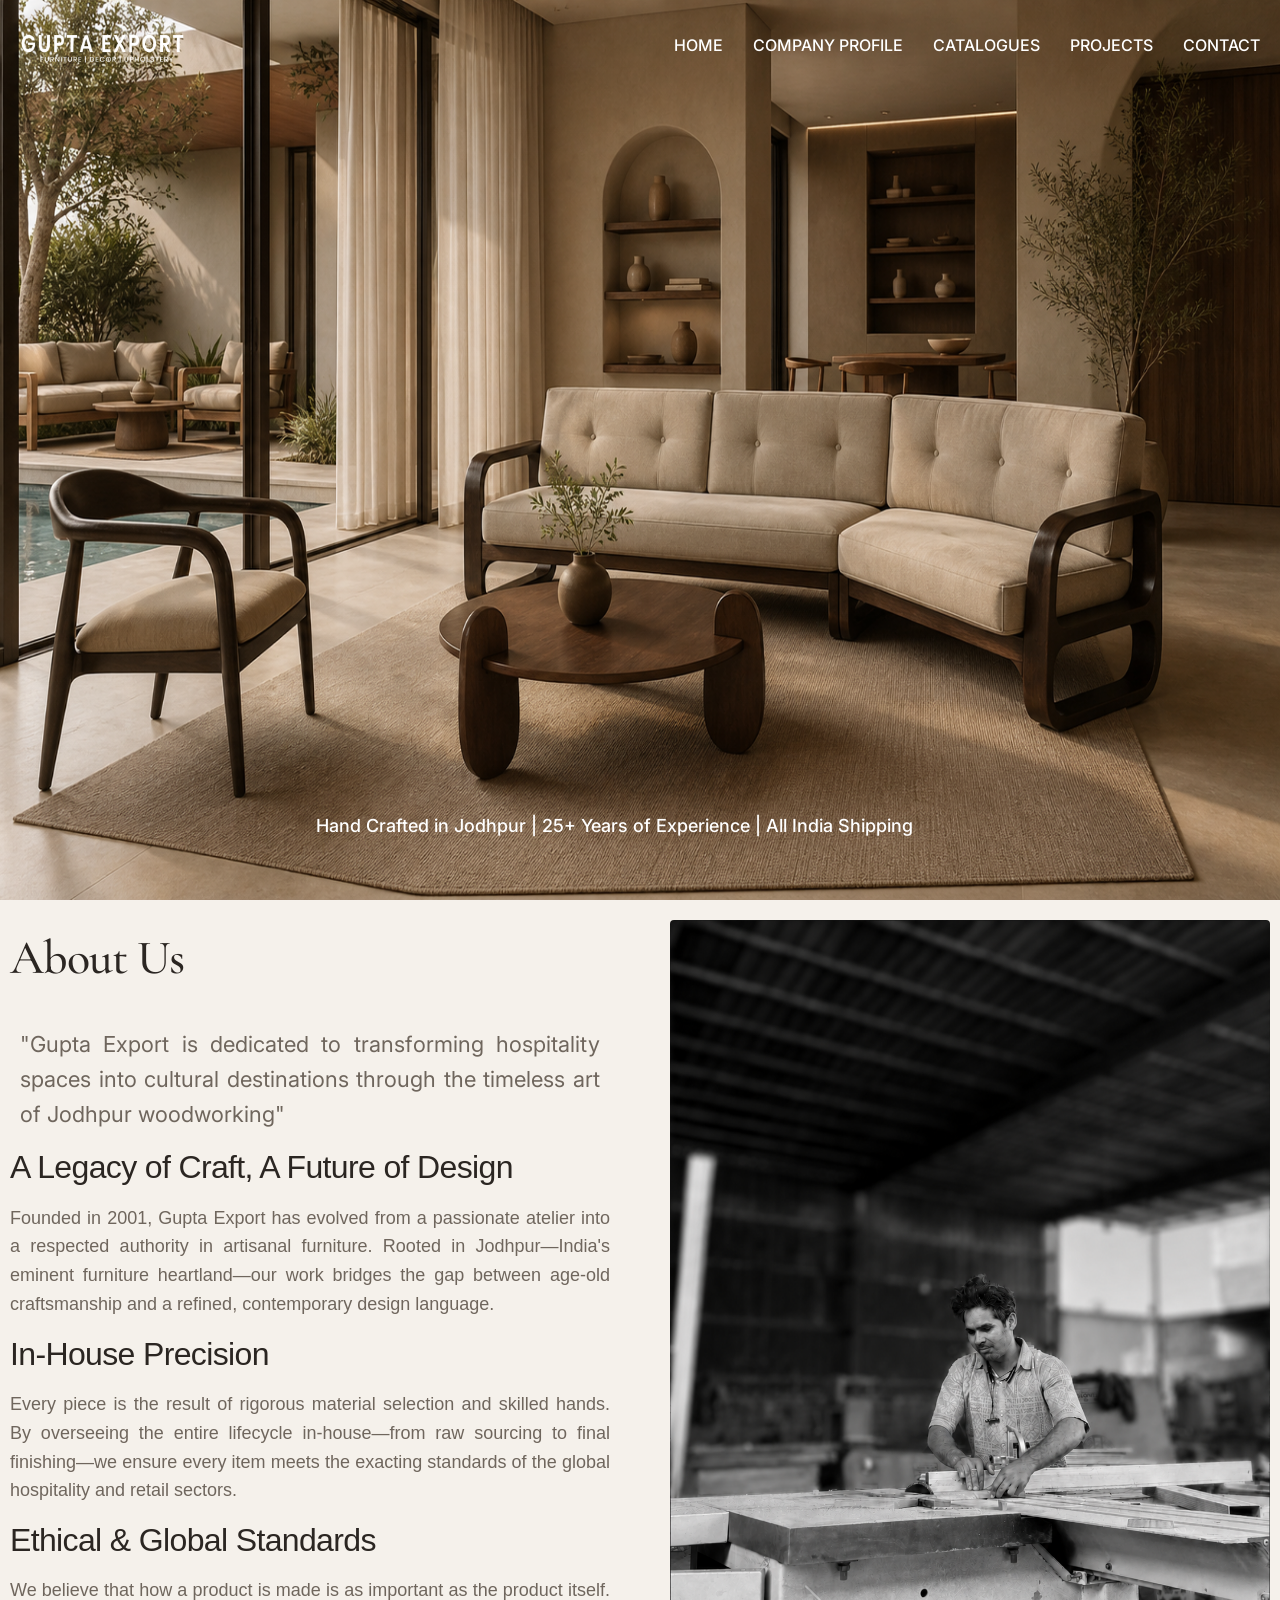
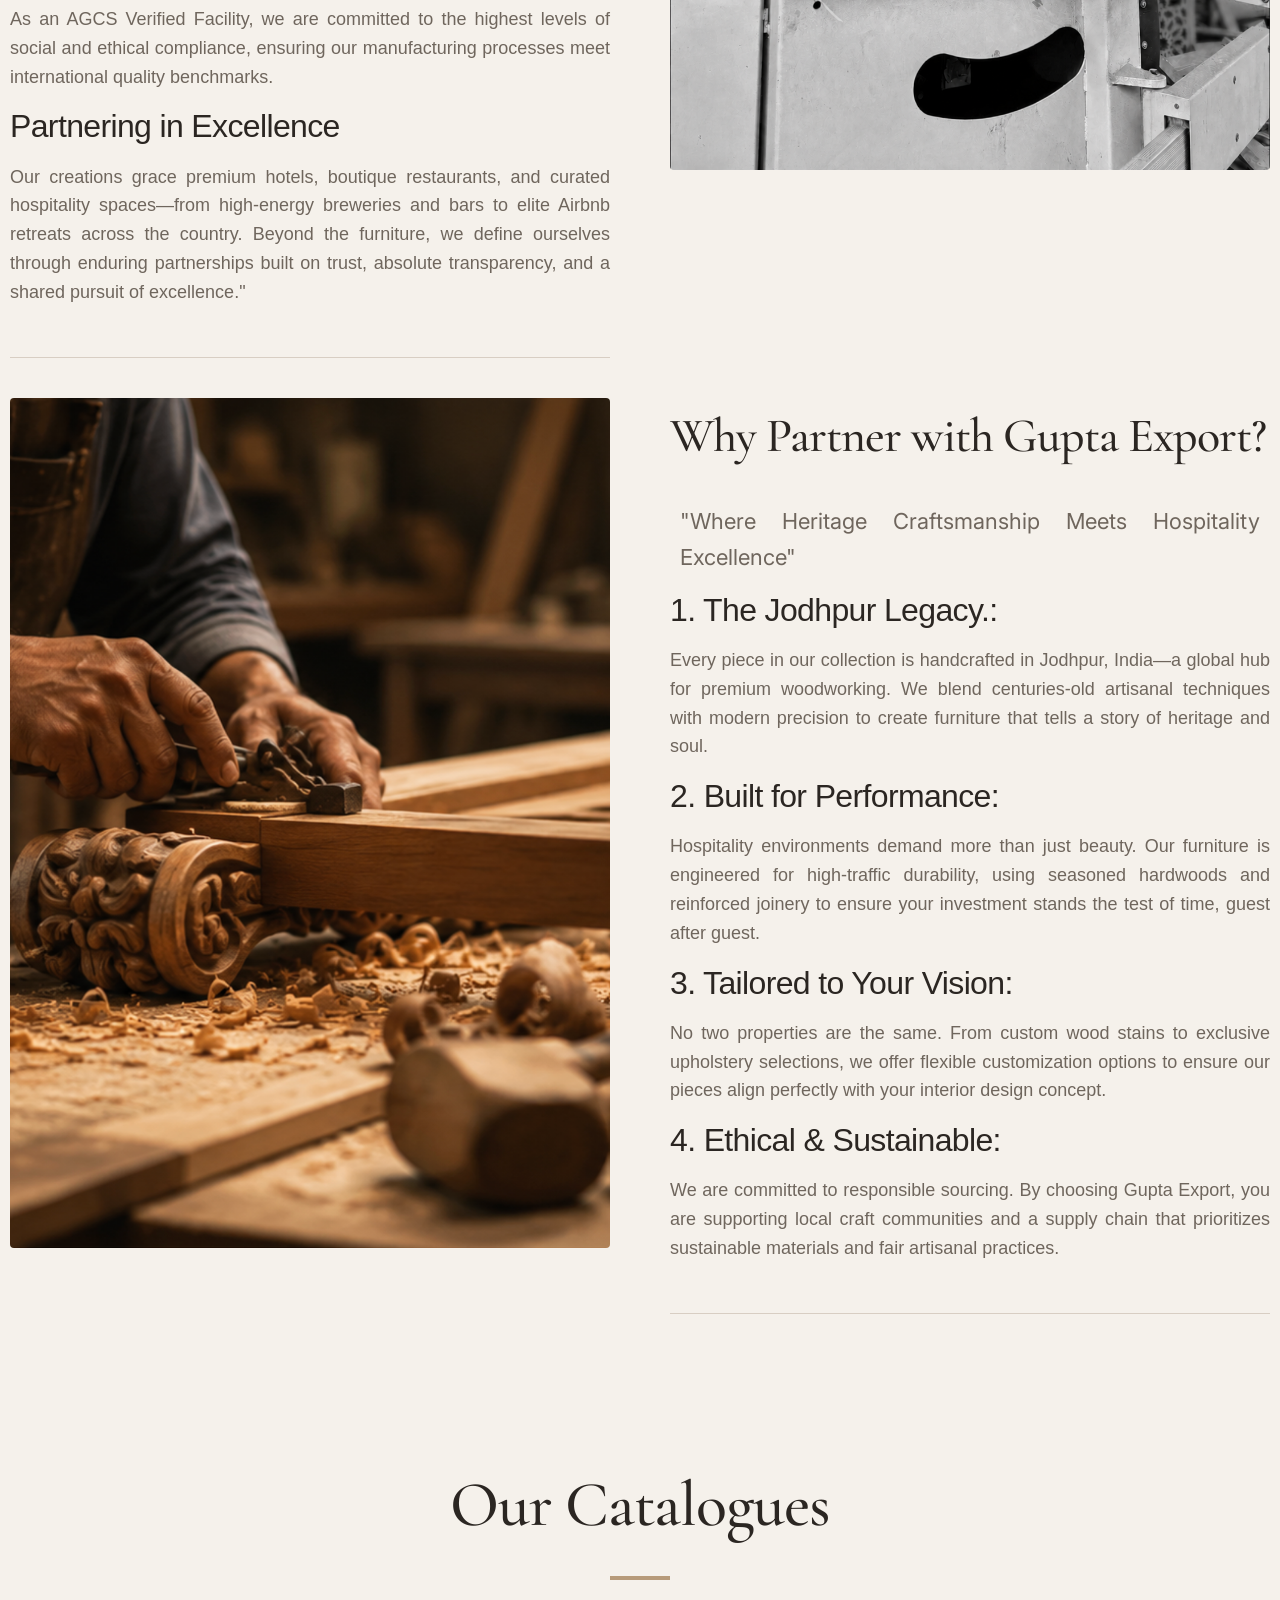
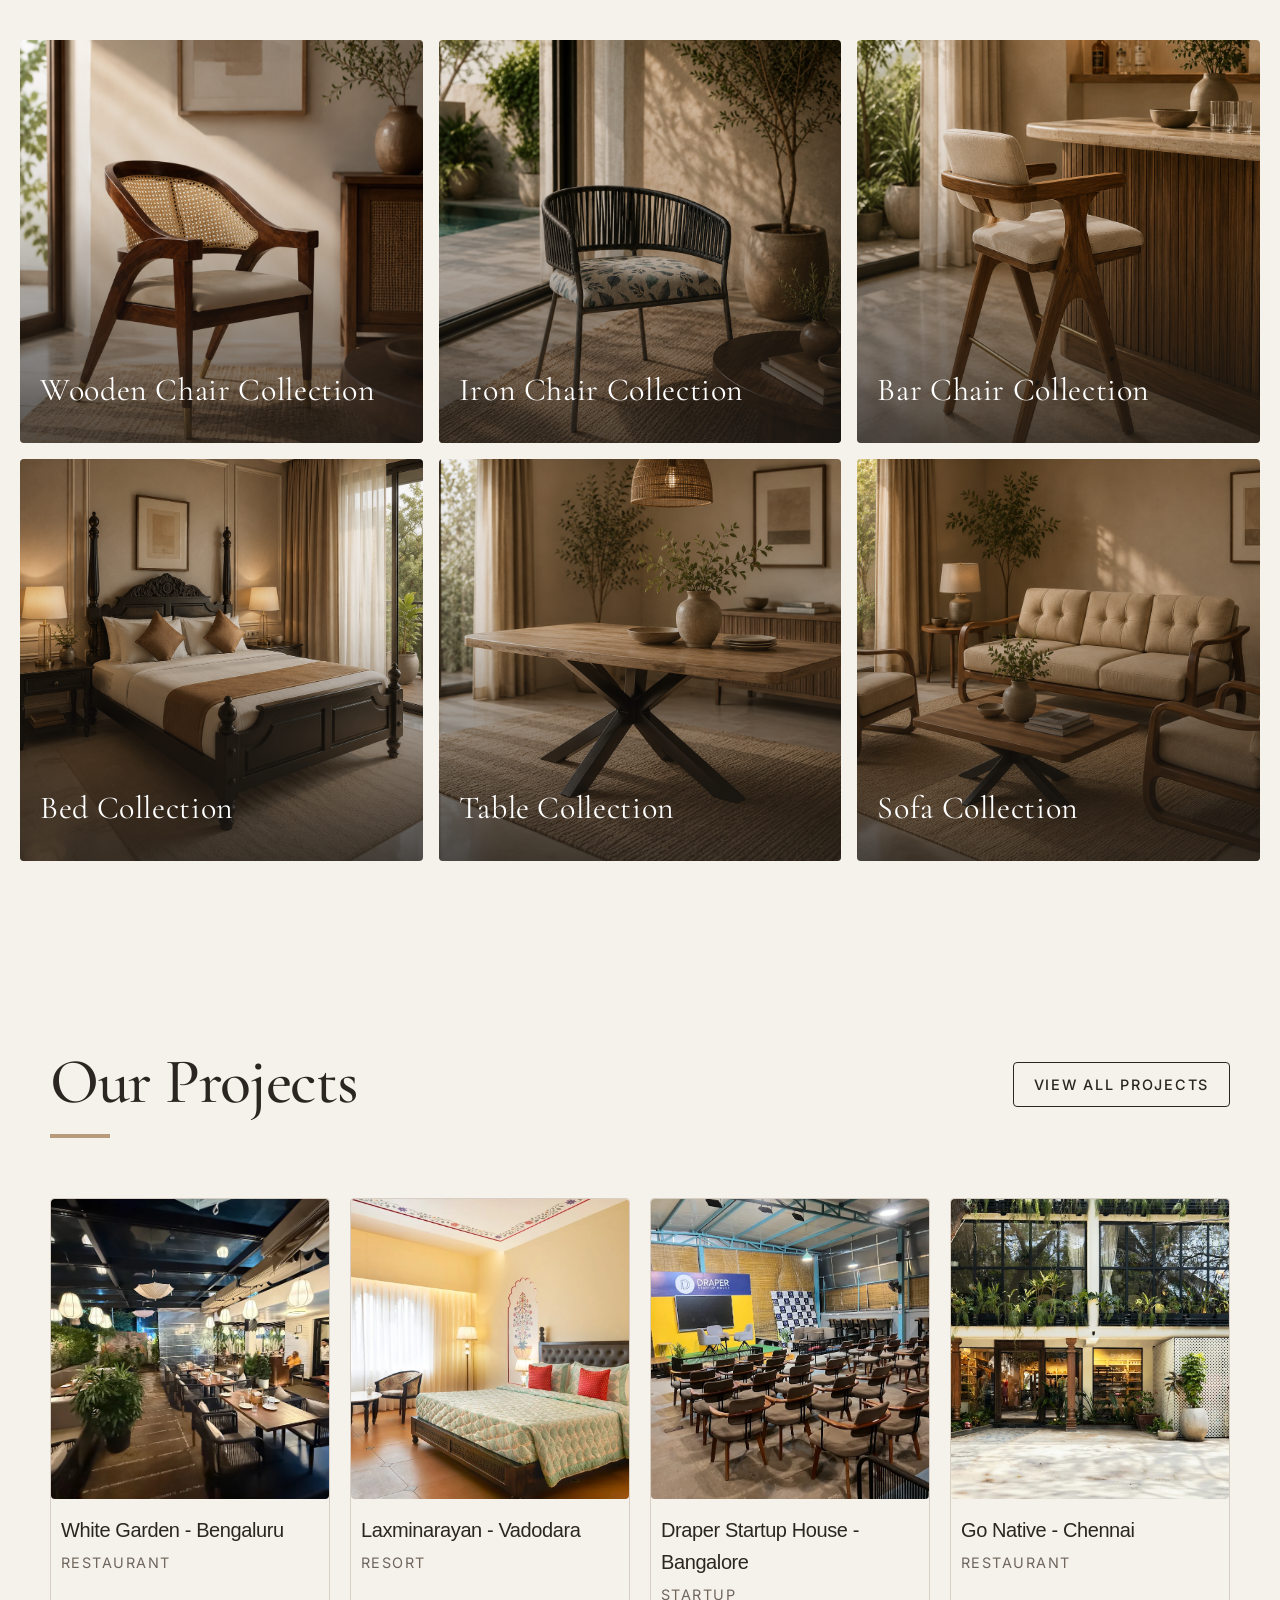
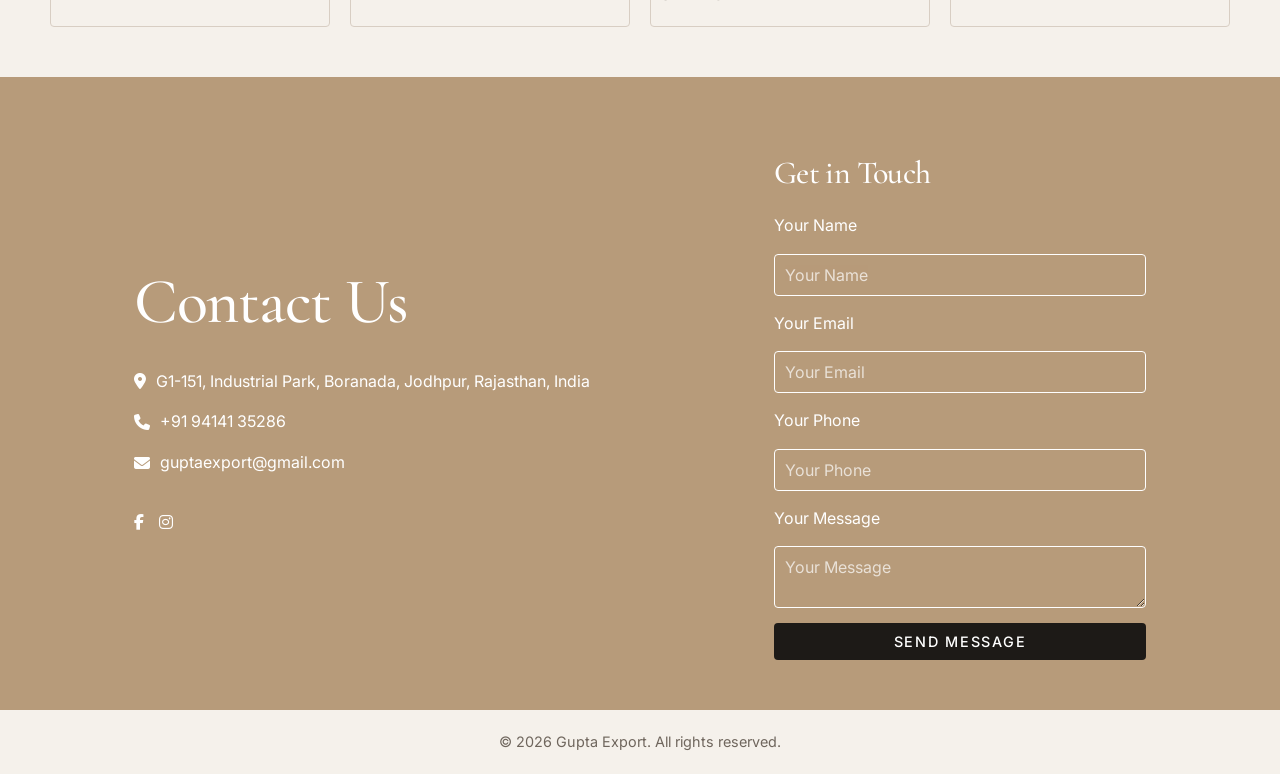
<file: Index.html>
<!doctype html>
<html lang="en">
  <head>
    <meta charset="UTF-8" />
    <meta name="viewport" content="width=device-width, initial-scale=1.0" />
    <title>Gupta Exports</title>
    <link rel="stylesheet" href="CSS/style.css" />
    <link rel="stylesheet" href="CSS/responsive.css" />
    <link
      rel="shortcut icon"
      href="Images/Final Favicon.png"
      type="image/x-icon"
    />
    <link
      rel="stylesheet"
      href="https://cdnjs.cloudflare.com/ajax/libs/font-awesome/6.7.2/css/all.min.css"
    />
  </head>
  <body>
    <header class="header" id="header">
      <div class="logo">
        <a href="#home">
          <img src="Images/logo.png" alt="Company Logo" id="logo" loading="lazy" />
        </a>
      </div>
      <nav class="nav">
        <ul class="nav-links">
          <li><a href="index.html">Home</a></li>
          <li><a href="about.html">Company Profile</a></li>
          <li><a href="#catalogues">Catalogues</a></li>
          <li><a href="Projects.html">Projects</a></li>
          <li><a href="contact.html">Contact</a></li>
        </ul>
      </nav>
    </header>

    <div class="nav-menu" id="nav-menu">
      <ul class="nav-links-mobile" id="nav-links-mobile">
        <li>
          <a href="index.html" class="nav-link-mobile">
            <i class="fas fa-home"></i>
            <span>Home</span>
          </a>
        </li>
        <li>
          <a href="about.html" class="nav-link-mobile">
            <i class="fas fa-info-circle"></i>
            <span>About Us</span>
          </a>
        </li>
        <li>
          <a href="#catalogues" class="nav-link-mobile">
            <i class="fas fa-book-open"></i>
            <span>Catalogues</span>
          </a>
        </li>
        <li>
          <a href="Projects.html" class="nav-link-mobile">
            <i class="fas fa-briefcase"></i>
            <span>Projects</span>
          </a>
        </li>
        <li>
          <a href="contact.html" class="nav-link-mobile">
            <i class="fas fa-envelope"></i>
            <span>Contact</span>
          </a>
        </li>
      </ul>
    </div>

    <main>
      <section class="banner" id="home">
        <div class="bg_banner">
          <picture>
            <source media="(max-width: 600px)" srcset="Images/Mobile-Banner.png" />
            <img src="Images/Home-Banner.png" alt="Banner Image" loading="lazy" />
          </picture>
        </div>
        <div class="banner-content">
          <ul class="banner-list">
            <li>Hand Crafted in Jodhpur | 25+ Years of Experience | All India Shipping</li>
          </ul>
        </div>
      </section>

      <section class="about-section" id="about">
        <div class="about_top">
          <div class="about-content">
            <h2>About Us</h2>
            <div class="about-text">
              <p class="about_high">
                "Gupta Export is dedicated to transforming hospitality spaces
                into cultural destinations through the timeless art of Jodhpur
                woodworking"
              </p>
              <h3 class="highlight_text">A Legacy of Craft, A Future of Design</h3>
              <p class="highlight_about">
                Founded in 2001, Gupta Export has evolved from a passionate
                atelier into a respected authority in artisanal furniture.
                Rooted in Jodhpur—India's eminent furniture heartland—our work
                bridges the gap between age-old craftsmanship and a refined,
                contemporary design language.
              </p>
              <h3 class="highlight_text">In-House Precision</h3>
              <p class="highlight_about">
                Every piece is the result of rigorous material selection and
                skilled hands. By overseeing the entire lifecycle in-house—from
                raw sourcing to final finishing—we ensure every item meets the
                exacting standards of the global hospitality and retail sectors.
              </p>
              <h3 class="highlight_text">Ethical & Global Standards</h3>
              <p class="highlight_about">
                We believe that how a product is made is as important as the
                product itself. As an AGCS Verified Facility, we are committed
                to the highest levels of social and ethical compliance, ensuring
                our manufacturing processes meet international quality
                benchmarks.
              </p>
              <h3 class="highlight_text">Partnering in Excellence</h3>
              <p class="highlight_about">
                Our creations grace premium hotels, boutique restaurants, and
                curated hospitality spaces—from high-energy breweries and bars
                to elite Airbnb retreats across the country. Beyond the
                furniture, we define ourselves through enduring partnerships
                built on trust, absolute transparency, and a shared pursuit of
                excellence."
              </p>
            </div>
          </div>
          <div class="about_image">
            <img src="Images/Factory-photo.png" alt="" loading="lazy" />
          </div>
        </div>
      </section>

      <section class="about-section" id="about">
        <div class="about_top about_top2">
          <div class="about_image">
            <img src="Images/worker.png" alt="worker" loading="lazy" />
          </div>
          <div class="about-content">
            <h2>Why Partner with Gupta Export?</h2>
            <div class="about-text">
              <p class="about_high">
                "Where Heritage Craftsmanship Meets Hospitality Excellence"
              </p>
              <h3 class="highlight_text">1. The Jodhpur Legacy.:</h3>
              <p class="highlight_about">
                Every piece in our collection is handcrafted in Jodhpur, India—a global hub for premium woodworking. We blend centuries-old artisanal techniques with modern precision to create furniture that tells a story of heritage and soul.
              </p>
              <h3 class="highlight_text">2. Built for Performance:</h3>
              <p class="highlight_about">
                Hospitality environments demand more than just beauty. Our furniture is engineered for high-traffic durability, using seasoned hardwoods and reinforced joinery to ensure your investment stands the test of time, guest after guest.
              </p>
              <h3 class="highlight_text">3. Tailored to Your Vision:</h3>
              <p class="highlight_about">
                No two properties are the same. From custom wood stains to exclusive upholstery selections, we offer flexible customization options to ensure our pieces align perfectly with your interior design concept.
              </p>
              <h3 class="highlight_text">4. Ethical & Sustainable:</h3>
              <p class="highlight_about">
                We are committed to responsible sourcing. By choosing Gupta Export, you are supporting local craft communities and a supply chain that prioritizes sustainable materials and fair artisanal practices.
              </p>
            </div>
          </div>
        </div>
      </section>

      <section class="catalogues-section" id="catalogues">
        <h2>Our Catalogues</h2>
        <div class="catalogues-container">
          <div class="catalogue-item">
            <img src="Images/Wooden-Chair_catalogs.png" alt="Wooden Chair Catalogue" loading="lazy" />
            <h3>Wooden Chair Collection</h3>
            <button class="pdf-btn" data-pdf="Catalogue/Gupta Export – Wooden Chair Collection Catalogue.pdf">View Catalogue</button>
          </div>
          <div class="catalogue-item">
            <img src="Images/iron-Chair_catalogs.png" alt="Iron Chair Catalogue" loading="lazy" />
            <h3>Iron Chair Collection</h3>
            <button class="pdf-btn" data-pdf="Catalogue/Gupta Export – Iron Chair Collection Catalogue.pdf">View Catalogue</button>
          </div>
          <div class="catalogue-item">
            <img src="Images/bar-Chair_catalogs.png" alt="Bar Chair Catalogue" loading="lazy" />
            <h3>Bar Chair Collection</h3>
            <button class="pdf-btn" data-pdf="Catalogue/Gupta Export – Bar Chair Collection Catalogue.pdf">View Catalogue</button>
          </div>
          <div class="catalogue-item">
            <img src="Images/Bed_catalogs.png" alt="Bed Catalogue" loading="lazy" />
            <h3>Bed Collection</h3>
            <button class="pdf-btn" data-pdf="Catalogue/Gupta Export – Bed Collection Catalogue.pdf">View Catalogue</button>
          </div>
          <div class="catalogue-item">
            <img src="Images/Table_catalog.png" alt="Table Catalogue" loading="lazy" />
            <h3>Table Collection</h3>
            <button class="pdf-btn" data-pdf="Catalogue/Gupta Export – Table Collection Catalogue.pdf">View Catalogue</button>
          </div>
          <div class="catalogue-item">
            <img src="Images/Sofa_catalogs.png" alt="Sofa Catalogue" loading="lazy" />
            <h3>Sofa Collection</h3>
            <button class="pdf-btn" data-pdf="Catalogue/Gupta Export – Sofa Collection Catalogue.pdf">View Catalogue</button>
          </div>
        </div>
      </section>

      <section class="projects_section" id="projects">
        <div class="project_heading">
          <div class="project_heading_content">
            <h2>Our Projects</h2>
          </div>
          <div class="view-all-container">
            <a href="Projects.html" class="view-all-btn">View All Projects</a>
          </div>
        </div>
        <div class="projects_container">
          <div class="project_item">
            <img src="Images/Projects/Project_1.webp" alt="Project 1" loading="lazy" />
            <div class="project_info">
              <h3>White Garden - Bengaluru</h3>
              <p class="project_category">Restaurant</p>
            </div>
          </div>
          <div class="project_item">
            <img src="Images/Projects/Project_2.webp" alt="Project 2" loading="lazy" />
            <div class="project_info">
              <h3>Laxminarayan - Vadodara</h3>
              <p class="project_category">Resort</p>
            </div>
          </div>
          <div class="project_item">
            <img src="Images/Projects/Project_3.webp" alt="Project 3" loading="lazy" />
            <div class="project_info">
              <h3>Draper Startup House - Bangalore</h3>
              <p class="project_category">Startup</p>
            </div>
          </div>
          <div class="project_item">
            <img src="Images/Projects/Project_4.webp" alt="Project 4" loading="lazy" />
            <div class="project_info">
              <h3>Go Native - Chennai</h3>
              <p class="project_category">Restaurant</p>
            </div>
          </div>
        </div>
      </section>

      <section class="contact-section" id="contact">
        <div class="contact-content">
          <h2>Contact Us</h2>
          <div class="contact-container">
            <div class="contact-item">
              <i class="fas fa-map-marker-alt"></i>
              <p>G1-151, Industrial Park, Boranada, Jodhpur, Rajasthan, India</p>
            </div>
            <div class="contact-item">
              <i class="fas fa-phone"></i>
              <p>+91 94141 35286</p>
            </div>
            <div class="contact-item">
              <i class="fas fa-envelope"></i>
              <p><a href="mailto:guptaexport@gmail.com">guptaexport@gmail.com</a></p>
            </div>
            <div class="contact-item">
              <ul class="social-icons">
                <li>
                  <a href="https://www.facebook.com/exportgupta" target="_blank"><i class="fab fa-facebook-f"></i></a>
                </li>
                <li>
                  <a href="https://www.instagram.com/gupta.export/" target="_blank"><i class="fab fa-instagram"></i></a>
                </li>
              </ul>
            </div>
          </div>
        </div>
        <div class="form_fill">
          <h3>Get in Touch</h3>
          <form
            action="mailto:guptaexport@gmail.com"
            method="post"
            enctype="text/plain"
            class="contact-form"
          >
            <label for="name">Your Name</label>
            <input type="text" name="name" placeholder="Your Name" required />
            <label for="email">Your Email</label>
            <input type="email" name="email" placeholder="Your Email" required />
            <label for="phone">Your Phone</label>
            <input type="tel" name="phone" placeholder="Your Phone" />
            <label for="message">Your Message</label>
            <textarea name="message" placeholder="Your Message" required></textarea>
            <button type="submit">Send Message</button>
          </form>
        </div>
      </section>

      <footer class="footer">
        <p>&copy; 2026 Gupta Export. All rights reserved.</p>
      </footer>
    </main>

    <div class="pdf-modal" id="pdfModal">
      <div class="pdf-modal-overlay" id="modalOverlay"></div>
      <div class="pdf-modal-box">
        <button class="pdf-modal-close" id="modalClose">&#10005;</button>
        <iframe id="pdfFrame" src="" frameborder="0"></iframe>
      </div>
    </div>

    <script src="JavaScript/script.js"></script>
  </body>
</html>
</file>
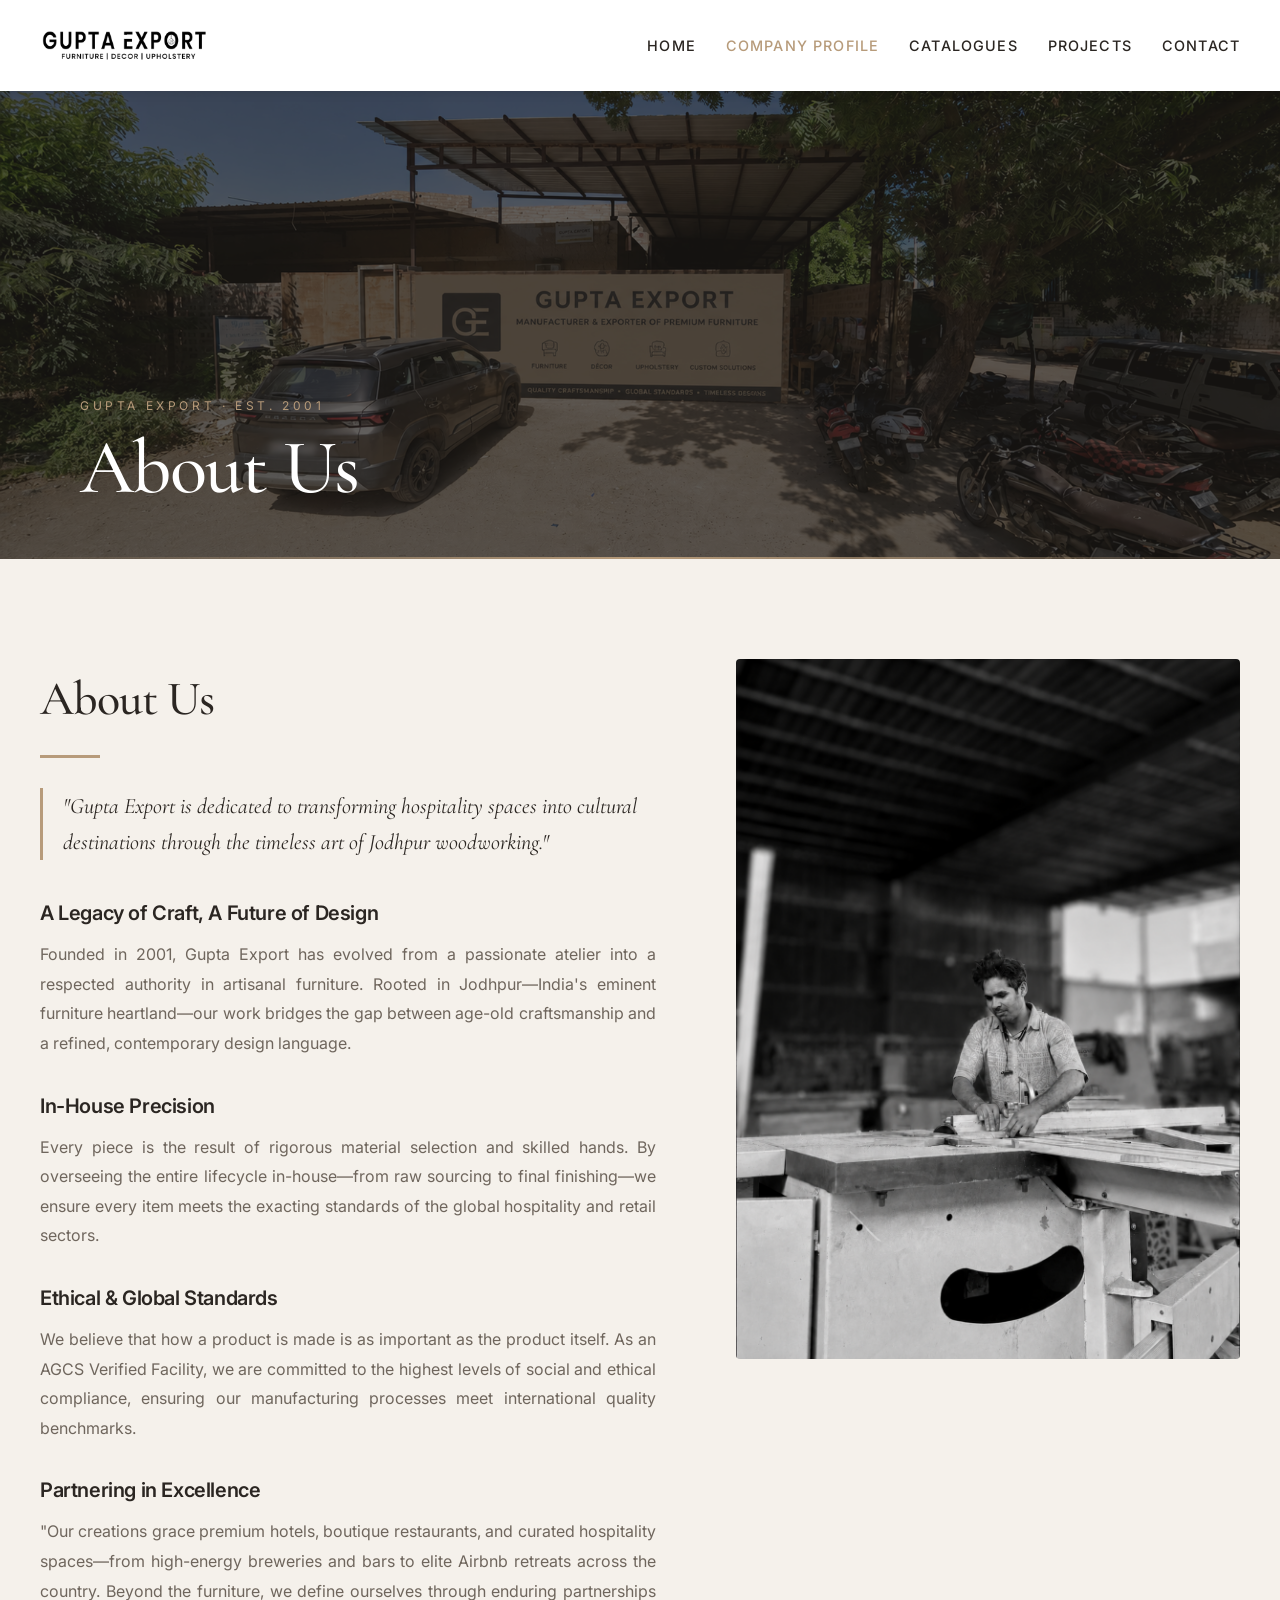
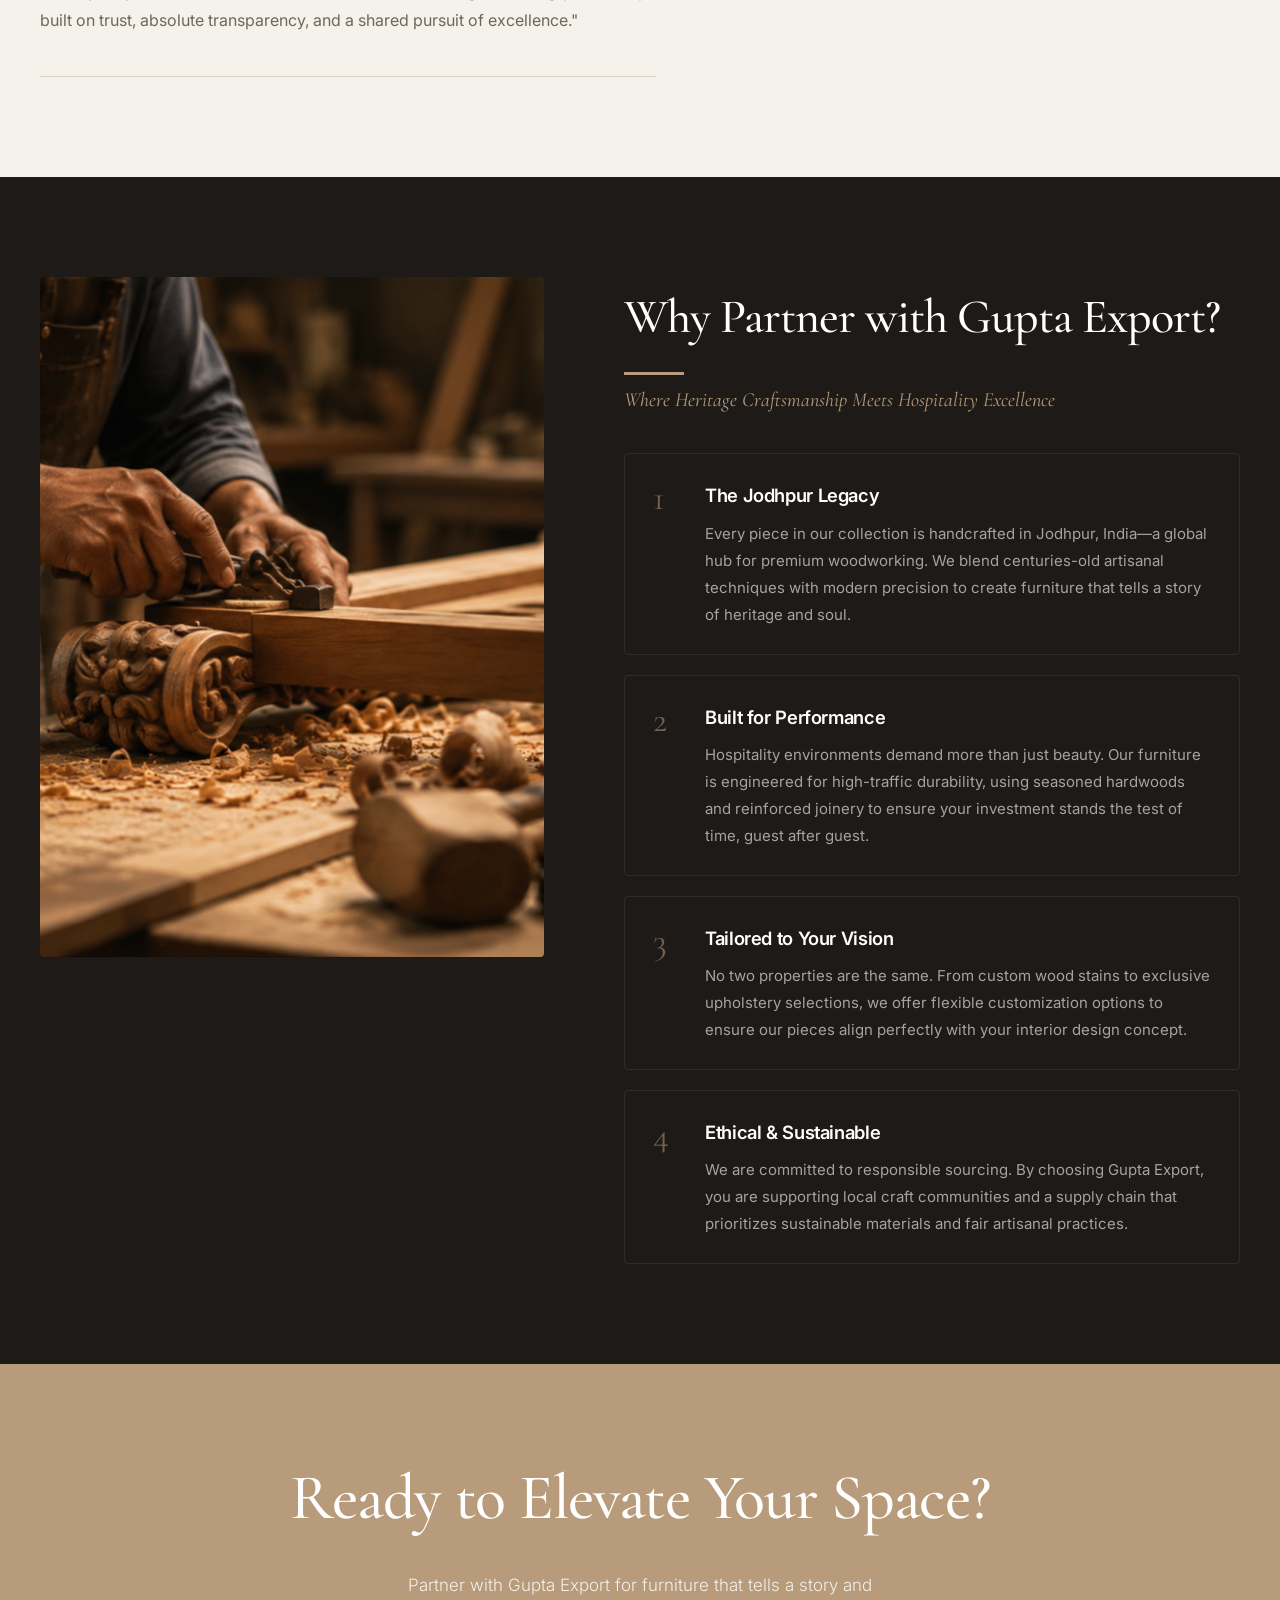
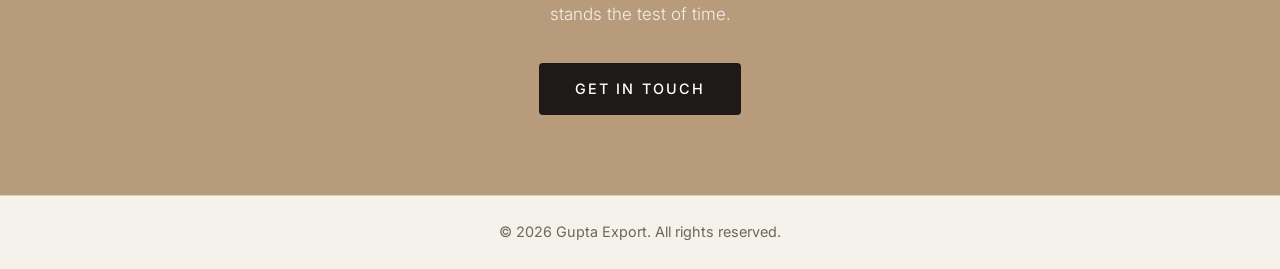
<file: about.html>
<!doctype html>
<html lang="en">
  <head>
    <meta charset="UTF-8" />
    <meta name="viewport" content="width=device-width, initial-scale=1.0" />
    <title>About Us – Gupta Exports</title>
    <link
      href="https://fonts.googleapis.com/css2?family=Cormorant+Garamond:ital,wght@0,300;0,400;0,500;0,600;1,400&family=Inter:wght@300;400;500;600&display=swap"
      rel="stylesheet"
    />
    <link
      rel="stylesheet"
      href="https://cdnjs.cloudflare.com/ajax/libs/font-awesome/6.7.2/css/all.min.css"
    />
    <link rel="stylesheet" href="CSS/about.css">
   
  </head>
  <body>

    <!-- HEADER -->
    <header>
      <div class="logo">
        <a href="index.html">
          <img src="Images/Scroll-Logo.png" alt="Gupta Export Logo" loading="lazy" />
        </a>
      </div>
      <nav>
        <ul class="nav-links">
          <li><a href="index.html">Home</a></li>
          <li><a href="about.html" class="active">Company Profile</a></li>
          <li><a href="index.html#catalogues">Catalogues</a></li>
          <li><a href="Projects.html">Projects</a></li>
          <li><a href="contact.html`">Contact</a></li>
        </ul>
      </nav>
    </header>

    <!-- MOBILE NAV -->
    <div class="nav-menu">
      <ul class="nav-links-mobile">
        <li><a href="index.html"             class="nav-link-mobile"><i class="fas fa-home"></i><span>Home</span></a></li>
        <li><a href="about.html"             class="nav-link-mobile"><i class="fas fa-info-circle"></i><span>About</span></a></li>
        <li><a href="index.html#catalogues"  class="nav-link-mobile"><i class="fas fa-book-open"></i><span>Catalogues</span></a></li>
        <li><a href="Projects.html"          class="nav-link-mobile"><i class="fas fa-briefcase"></i><span>Projects</span></a></li>
        <li><a href="contact.html"     class="nav-link-mobile"><i class="fas fa-envelope"></i><span>Contact</span></a></li>
      </ul>
    </div>

    <main>

      <!-- HERO -->
      <section class="about-hero">
        <div class="hero-content">
          <p class="hero-eyebrow">Gupta Export · Est. 2001</p>
          <h1 class="hero-title">About Us</h1>
        </div>
      </section>

      <!-- ABOUT US -->
      <section class="about-section">
        <div class="about-top">

          <div class="about-content reveal">
            <h2>About Us</h2>
            <div class="about-text">
              <p class="about_high">
                "Gupta Export is dedicated to transforming hospitality spaces
                into cultural destinations through the timeless art of Jodhpur
                woodworking."
              </p>

              <h3 class="highlight_text">A Legacy of Craft, A Future of Design</h3>
              <p class="highlight_about">
                Founded in 2001, Gupta Export has evolved from a passionate
                atelier into a respected authority in artisanal furniture.
                Rooted in Jodhpur—India's eminent furniture heartland—our work
                bridges the gap between age-old craftsmanship and a refined,
                contemporary design language.
              </p>

              <h3 class="highlight_text">In-House Precision</h3>
              <p class="highlight_about">
                Every piece is the result of rigorous material selection and
                skilled hands. By overseeing the entire lifecycle in-house—from
                raw sourcing to final finishing—we ensure every item meets the
                exacting standards of the global hospitality and retail sectors.
              </p>

              <h3 class="highlight_text">Ethical &amp; Global Standards</h3>
              <p class="highlight_about">
                We believe that how a product is made is as important as the
                product itself. As an AGCS Verified Facility, we are committed
                to the highest levels of social and ethical compliance, ensuring
                our manufacturing processes meet international quality
                benchmarks.
              </p>

              <h3 class="highlight_text">Partnering in Excellence</h3>
              <p class="highlight_about">
                "Our creations grace premium hotels, boutique restaurants, and
                curated hospitality spaces—from high-energy breweries and bars
                to elite Airbnb retreats across the country. Beyond the
                furniture, we define ourselves through enduring partnerships
                built on trust, absolute transparency, and a shared pursuit of
                excellence."
              </p>
            </div>
          </div>

          <div class="about_image reveal">
            <img src="Images/Factory-photo.png" alt="Gupta Export Factory" loading="lazy" />
          </div>

        </div>
      </section>

      <!-- WHY PARTNER -->
      <section class="why-section">
        <div class="why-inner">
          <div class="why-top">

            <div class="why-image reveal">
              <img src="Images/worker.png" alt="Gupta Export Worker" loading="lazy" />
            </div>

            <div class="why-content reveal">
              <h2>Why Partner with Gupta Export?</h2>
              <p class="why-subtitle">Where Heritage Craftsmanship Meets Hospitality Excellence</p>

              <div class="why-list">

                <div class="why-item">
                  <div class="why-number">1</div>
                  <div class="why-item-body">
                    <h3>The Jodhpur Legacy</h3>
                    <p>Every piece in our collection is handcrafted in Jodhpur, India—a global hub for premium woodworking. We blend centuries-old artisanal techniques with modern precision to create furniture that tells a story of heritage and soul.</p>
                  </div>
                </div>

                <div class="why-item">
                  <div class="why-number">2</div>
                  <div class="why-item-body">
                    <h3>Built for Performance</h3>
                    <p>Hospitality environments demand more than just beauty. Our furniture is engineered for high-traffic durability, using seasoned hardwoods and reinforced joinery to ensure your investment stands the test of time, guest after guest.</p>
                  </div>
                </div>

                <div class="why-item">
                  <div class="why-number">3</div>
                  <div class="why-item-body">
                    <h3>Tailored to Your Vision</h3>
                    <p>No two properties are the same. From custom wood stains to exclusive upholstery selections, we offer flexible customization options to ensure our pieces align perfectly with your interior design concept.</p>
                  </div>
                </div>

                <div class="why-item">
                  <div class="why-number">4</div>
                  <div class="why-item-body">
                    <h3>Ethical &amp; Sustainable</h3>
                    <p>We are committed to responsible sourcing. By choosing Gupta Export, you are supporting local craft communities and a supply chain that prioritizes sustainable materials and fair artisanal practices.</p>
                  </div>
                </div>

              </div>
            </div>

          </div>
        </div>
      </section>

      <!-- CTA -->
      <div class="cta-strip">
        <h2>Ready to Elevate Your Space?</h2>
        <p>Partner with Gupta Export for furniture that tells a story and stands the test of time.</p>
        <a href="index.html#contact" class="cta-btn">Get in Touch</a>
      </div>

    </main>

    <footer>
      <p>&copy; 2026 Gupta Export. All rights reserved.</p>
    </footer>

    <script>
      const revealEls = document.querySelectorAll('.reveal');
      const io = new IntersectionObserver((entries) => {
        entries.forEach(e => {
          if (e.isIntersecting) { e.target.classList.add('visible'); io.unobserve(e.target); }
        });
      }, { threshold: 0.1 });
      revealEls.forEach(el => io.observe(el));
    </script>

  </body>
</html>
</file>
<file: CSS/style.css>
@import url("https://fonts.googleapis.com/css2?family=Cormorant+Garamond:wght@300;400;500;600&family=Inter:wght@300;400;500;600&display=swap");
* {
  margin: 0;
  padding: 0;
  box-sizing: border-box;
}
:root {

/* ========== COLORS ========== */

/* Main Background */
--color-background: #F5F1EB;

/* Secondary Warm Background */
--color-surface: #ECE6DE;

/* Dark Luxury Section */
--color-dark: #1D1A17;

/* Primary Text */
--color-text: #2B2622;

/* Soft Paragraph Text */
--color-text-light: #6F665D;

/* Premium Beige Accent */
--color-accent: #B79B7A;

/* Border Color */
--color-border: #D8CEC3;

/* Button Hover */
--color-hover: #9E8263;

/* White */
--color-white: #FFFFFF;


/* ========== TYPOGRAPHY ========== */

/* Luxury Serif Heading */
--font-heading: "Cormorant Garamond", serif;

/* Clean Sans Font */
--font-body: "Inter", sans-serif;

/* Optional Premium Alternative */
--font-alt: "Manrope", sans-serif;


/* ========== FONT SIZES ========== */

--fs-hero: clamp(3rem, 6vw, 6rem);

--fs-h1: clamp(2.5rem, 5vw, 4.5rem);

--fs-h2: 3rem;

--fs-h3: 2rem;

--fs-body: 1rem;

--fs-small: 0.9rem;

--fs-xs: 0.75rem;


/* ========== SPACING ========== */

--section-padding: 120px;

--container-width: 1400px;

--border-radius: 4px;


/* ========== TRANSITIONS ========== */

--transition: all 0.35s ease;

}
html {
  scroll-behavior: smooth;
  scroll-padding-top: 100px;
}
body {
  font-family: 'Inter', Arial, sans-serif;
  line-height: 1.6;
   color: var(--color-text);
    background-color: var(--color-background);
  overflow-x: hidden;
  /* padding-bottom: 40px; */


}

h1,h2,h3,h4{
  font-family: var(--font-heading);
  font-weight: 500;
  letter-spacing: -0.02em;
}
img {
  max-width: 100%;
  display: block;
}

a {
  text-decoration: none;
  color: black;
}

ul {
  list-style: none;
}
header.header-projects {
  position: sticky;
  background-color: white;
  top: 0;
  left: 0;
    transform: translateX(0%);

  box-shadow: 0 2px 10px rgba(0,0,0,0.08);
}
header.header-projects .nav-links a {
  color: var(--color-text);
}
/* Header Section Start  */
header{
    width: 100%;
    margin: 0 auto;
    display: flex;
    align-items: center;
    justify-content: space-between;
    padding: 20px;
    position: fixed;
    top: 0px;
    left: 50%;
    transform: translateX(-50%);
    z-index: 2;
}
.hamburger{
    /* display: none; */
    gap: 5px;
    cursor: pointer;
    color: white;
    font-size: 1.5rem;
    z-index: 9999;
}
.nav-links{
    display: flex;
    gap: 30px;
}
.logo{
    width: 170px;
}
.logo img{
    width: 100%;
    height: 100%;
}
.nav-links{
    display: flex;
    gap: 30px;
}
.nav-links a{
    font-size: var(--font-body);
    font-weight: 500;
    color: var(--color-white);
    transition: var(--transition);
    text-transform: uppercase;
}
.banner, .bg_banner{
    max-width: 100%;
    height: 100vh;
    position: relative;
    z-index: -1;
    
}
.bg_banner img{
    width: 100%;
    height: 100%;
}

.nav-menu{
    width: 100%;
    background-color: rgba(0, 0, 0, 0.393);
    position: fixed;
    bottom: 0px;
    left: 0px;
    z-index: 9999;
    display: none;
}
.nav-links-mobile{
    display: flex;
    gap: 20px;
    justify-content: flex-start;
    height: 100%;
    padding: 20px 0px;
    
    justify-content: center;
    align-items: center;
}
.nav-links-mobile a{
    font-size: 13px;
    font-weight: 500;
    color: var(--color-white);
    transition: var(--transition);
    text-transform: uppercase;
        display: flex;
    flex-direction: column;
    align-items: center;
    gap: 5px;
}
.nav-close{
    font-size: 2rem;
    color: var(--color-white);
    position: absolute;
    top: 20px;
    right: 20px;
    cursor: pointer;
}
/* Header Section End  */
.banner-list{
  
    position: absolute;
    bottom: 5%;
    left:48%;
    transform: translate(-50%, -50%);
    color: var(--color-white);
    font-size: 18px;
        font-weight: 500;
    text-align: center;
}
.scrolled{
    background-color: white;
    .nav-links a{
        color: black;
    }   
}
.nav-links-mobile-scrolled{
    background-color: white;
    .nav-link-mobile{
        color: black;
    }

}
.about_section{
    padding: var(--section-padding) 20px;
    max-width: var(--container-width);
    margin: 0 auto;
}
.about_image img{
    width: 100%;
    height: 100%;
    border-radius: var(--border-radius);
    object-fit: cover;
}
.about_top{
    display: flex;
    justify-content: space-between;
    padding: 20px 10px;
    gap: 60px;
}
.about-text{
    font-size: 16px;
    color: var(--color-text-light);
    text-align: justify;
    padding-bottom:40px;
    border-bottom: 1px solid var(--color-border);
    
}
.about_icons{
    display: flex;
    gap: 10px;
    padding-top: 40px;
    text-align: center;
    display: flex;
    align-items: center;
    justify-content: center;
}
.icon_item{
    display: flex;
    flex-direction: column;
    align-items: center;
    gap: 10px;
    font-size: var(--fs-h3);
    color: var(--color-text-light);
}
.about_bottom{
    display: grid;
    grid-template-columns: repeat(2, 1fr);
    justify-content: space-between;
    padding: 20px 70px;
    gap: 20px;
    background-color: var(--color-surface);
}
.about_stats{
    display: flex;
    flex-direction: column;
    justify-content: center;
    align-items: center;
    text-align: justify;
    border-right: 2px solid var(--color-border);
    padding-right: 100px;
}
.about_stats-number{
    font-size: var(--fs-h2);
    color: var(--color-text);
    font-weight: 500;
    font-family: var(--font-body);
}
.about_stats-text{
    font-size: var(--fs-h3);
    color: var(--color-text-light);
    font-family: var(--font-heading);
}
.about-content{
  flex-basis: 50%;
}
.about-content h2{
    font-size: var(--fs-h2);
    font-family: var(--font-heading);
    margin-bottom: 20px;
}
.about_image{
    flex-basis: 50%;
    height: 850px;
}
.about_image img{
    width: 100%;
    height: 100%;
    border-radius: var(--border-radius);
    object-fit: cover;
}
/* Catalogues Section */
.catalogues-section {
  padding: var(--section-padding) 20px;
  /* max-width: var(--container-width);
  margin: 0 auto; */
}

.catalogues-section h2 {
  text-align: center;
  margin-bottom: 60px;
  font-size: var(--fs-h1);
}

.catalogues-section h2::after {
  content: "";
  display: block;
  width: 60px;
  height: 4px;
  background-color: var(--color-accent);
  margin: 20px auto 0 auto;
}

.catalogues-container {
  display: grid;
  grid-template-columns: repeat(3, 1fr);
  gap: 16px;
}

.catalogue-item {
  position: relative;
  overflow: hidden;
  border-radius: var(--border-radius);
  aspect-ratio: 3 / 3;
  cursor: pointer;
}

.catalogue-item img {
  width: 100%;
  height: 100%;
  object-fit: cover;
  transition: transform 0.5s ease;
}

.catalogue-item:hover img {
  transform: scale(1.05);
}

/* Dark overlay on hover */
.catalogue-item::before {
  content: "";
  position: absolute;
  inset: 0;
  background: linear-gradient(
    to top,
    rgba(29, 26, 23, 0.75) 0%,
    rgba(29, 26, 23, 0.1) 60%,
    transparent 100%
  );
  z-index: 1;
  transition: opacity 0.4s ease;
}

.catalogue-item h3 {
  position: absolute;
  bottom: 20px;
  left: 20px;
  z-index: 2;
  color: var(--color-white);
  font-family: var(--font-heading);
  font-size: var(--fs-h3);
  font-weight: 400;
  letter-spacing: 0.02em;
  transition: var(--transition);
}

/* Accent line under h3 on hover */
.catalogue-item h3::after {
  content: "";
  display: block;
  width: 0px;
  height: 2px;
  background-color: var(--color-accent);
  margin-top: 6px;
  transition: width 0.4s ease;
}

.catalogue-item:hover h3::after {
  width: 40px;
}
/* PDF Button */
.pdf-btn {
  position: absolute;
  bottom: 20px;
  right: 20px;
  z-index: 2;
  background-color: transparent;
  border: 1px solid var(--color-white);
  color: var(--color-white);
  font-family: var(--font-body);
  font-size: 11px;
  font-weight: 500;
  letter-spacing: 0.12em;
  text-transform: uppercase;
  padding: 8px 16px;
  cursor: pointer;
  transition: var(--transition);
  opacity: 0;
}

.catalogue-item:hover .pdf-btn {
  opacity: 1;
}

.pdf-btn:hover {
  background-color: var(--color-accent);
  border-color: var(--color-accent);
}

/* PDF Modal */
.pdf-modal {
  display: none;
  position: fixed;
  inset: 0;
  z-index: 99999;
  align-items: center;
  justify-content: center;
}

.pdf-modal.active {
  display: flex;
}

.pdf-modal-overlay {
  position: absolute;
  inset: 0;
  background-color: rgba(29, 26, 23, 0.85);
  backdrop-filter: blur(4px);
}

.pdf-modal-box {
  position: relative;
  z-index: 1;
  width: 90%;
  max-width: 900px;
  height: 85vh;
  background-color: var(--color-dark);
  border-radius: var(--border-radius);
  overflow: hidden;
  animation: modalFadeIn 0.3s ease;
}

@keyframes modalFadeIn {
  from {
    opacity: 0;
    transform: scale(0.95);
  }
  to {
    opacity: 1;
    transform: scale(1);
  }
}

.pdf-modal-close {
  position: absolute;
  top: 14px;
  right: 16px;
  z-index: 10;
  background: transparent;
  border: none;
  color: var(--color-white);
  font-size: 1.2rem;
  cursor: pointer;
  opacity: 0.7;
  transition: var(--transition);
}

.pdf-modal-close:hover {
  opacity: 1;
  color: var(--color-accent);
}

#pdfFrame {
  width: 100%;
  height: 100%;
  border: none;
}

@media (hover: none) {
  .catalogue-item {
    cursor: pointer;
  }

  /* Button mobile pe hide rakho — card click se kaam chalega */
  .pdf-btn {
    display: none;
  }
}


/* Project Section Styling Start */
.projects_section{
  width: 100%;
  padding: 50px;

}
.project_heading{
  display: flex;
  justify-content: space-between;
  align-items: center;
  text-align: center;
  gap: 20px;
  margin-bottom: 60px;
}
.project_heading_content{
  display: flex;
  align-items: center;
  gap: 20px;

}
.view-all-btn{
  color: var(--color-text);
  font-family: var(--font-body);
  border: 1px solid var(--color-text);
  font-size: var(--fs-small);
  font-weight: 500;
  letter-spacing: 0.12em;
  text-transform: uppercase;
  padding: 10px 20px;
  border-radius: var(--border-radius);
  transition: background-color 0.3s ease-in, color 0.3s ease-in;
}
.view-all-container{
  display: flex;
  justify-content: flex-end;
}
.view-all-btn:hover{
  background-color: var(--color-text);
  color: var(--color-white);
}
.project_heading p{
  color: var(--color-text-light);
  font-size: var(--fs-body);
  text-align: justify;
}
.project_heading h2{
  text-align: left;
  font-size: var(--fs-h1);
  font-family: var(--font-heading);

}
.project_heading h2::after{
  content: "";
  display: block;
  width: 60px;
  height: 4px;
  background-color: var(--color-accent);
  /* margin: 20px auto 0 auto; */
}
.projects_container{
  display: grid;
  grid-template-columns: repeat(4, 1fr);
  gap: 20px;
}
.project_item{
  /* padding: 20px; */
  border-radius: var(--border-radius);
  display: flex;
  flex-direction: column;
  gap: 15px;
  border: 1px solid var(--color-border);
  transition: var(--transition);

}
.project_info{
  padding: 0px 10px 20px 10px;
}
.project_item img{
  width: 100%;
  height: 300px;
  object-fit: cover;
  border-radius: var(--border-radius);
  transition: var(--transition);
}
.project_item:hover{
  transform: scale(1.05);
  border-radius: var(--border-radius);
  border: 1px solid var(--color-accent);
  box-shadow: 0 4px 8px rgba(0, 0, 0, 0.1);

}
.project_info h3{
  font-size: 20px;
  color: var(--color-text);
  font-family: var(--font-alt);
}
.project_category{
  font-size: var(--fs-small);
  color: var(--color-text-light);
  text-transform: uppercase;
  letter-spacing: 0.1em;
  padding-top: 5px;
}

/* Project Section Styling End */

.contact-section{
  display: flex;
  align-items: center;
  justify-content: center;
  padding: 50px 20px;
  background-color: var(--color-accent);
  color: var(--color-white);
  gap: 20px;


}
.contact-content{
  text-align: left;
  flex-basis: 50%;

}
.contact-item{
  display: flex;
  align-items: center;
  gap: 10px;
  margin-top: 15px;
}
.contact-content h2{
  font-size: var(--fs-h1);
  font-family: var(--font-heading);
}
.contact-content p, a{
  font-size: var(--fs-body);
  color: var(--color-white);
}

.contact-btn{
  margin-top: 20px;
  background-color: transparent;
  border: 1px solid var(--color-white);
  color: var(--color-white);
  font-family: var(--font-body);
  font-size: 11px;
  font-weight: 500;
  letter-spacing: 0.12em;
  text-transform: uppercase;
  padding: 8px 16px;
  cursor: pointer;

  transition: var(--transition);
}
.contact-btn:hover{
  background-color: var(--color-white);
  color: var(--color-accent);
}
.form_fill{
  display: flex;
  flex-direction: column;
  gap: 15px;
  margin-top: 20px;
  flex-basis: 30%;
}
.form_fill h3{
  font-size: var(--fs-h3);
  color: var(--color-white);
}
.contact-form{
  display: flex;
  flex-direction: column;
  gap: 15px;
}
.form_fill input, .form_fill textarea{
  padding: 10px;
  border: none;
  border-radius: var(--border-radius);
  outline: none;
  background-color: transparent;
  border: 1px solid var(--color-white);
  color: var(--color-white);
  font-family: var(--font-body);
  font-size: var(--fs-body);
}
.form_fill input::placeholder, .form_fill textarea::placeholder{
  color: var(--color-white);
  opacity: 0.7;
}
.form_fill button{
  background-color: var(--color-dark);
  color: var(--color-white);
  border: none;
  padding: 10px 20px;
  border-radius: var(--border-radius);
  font-family: var(--font-body);
  font-size: var(--fs-small);
  font-weight: 500;
  letter-spacing: 0.12em;
  text-transform: uppercase;
  cursor: pointer;
  transition: var(--transition);
}
.social-icons{
  display: flex;
  gap: 15px;
  margin-top: 20px;
}
.footer{
  text-align: center;
  font-size: var(--fs-small);
  color: var(--color-text-light);
  padding: 20px 0px;

}
.highlight_text{
  font-size: var(--fs-h3);
  font-weight: 500;
  color: var(--color-text);
  font-family: var(--font-alt);
}
.highlight_about{
  font-family: var(--font-alt);
  font-size: 18px;
  padding: 10px 0px;
}
.about_high{
  font-size: 22px;
  padding: 10px;
}
.nav-links a.active {
  color: var(--color-accent);
}
</file>
<file: CSS/responsive.css>
/* Large Desktop */
@media screen and (min-width: 1025px) and (max-width: 1440px) {
  
}

/* Tablet Landscape / Small Desktop */
@media screen and (min-width: 770px) and (max-width: 1024px) {
  header {
    width: 90%;
  }

  .banner-list {
    font-size: 14px;
  }

  .about_bottom {
    grid-template-columns: repeat(2, 1fr);
  }

  .icon_item {
    font-size: var(--fs-body);
  }
 
}

/* Tablet Portrait */
@media screen and (min-width: 427px) and (max-width: 769px) {
  .banner-list {
    font-size: 14px;
  }

  .about_top {
    flex-direction: column;
    gap: 20px;
  }

  .about_image img {
    width: 100%;
    height: auto;
  }

  .about_text {
    padding-bottom: 20px;
  }

  .about_icons {
    padding-top: 20px;
  }

  .about_stats {
    border-right: none;
    padding-right: 0;
  }

  .about_bottom {
    grid-template-columns: repeat(2, 1fr);
  }

  .icon_item {
    font-size: var(--fs-body);
  }

 
  .nav-links a {
    font-size: 14px;
  }
  .logo {
    width: 150px;
  }
  .about_stats-number {
    font-size: 30px;
  }
  .about_stats-text {
    font-size: 25px;
  }
  .catalogue-item h3 {
    font-size: 20px;
  }
  .project_heading_content {
    flex-direction: column;
    align-items: flex-start;
  }
  .project_heading p{
    font-size: 14px;
    width: 90%;
  }
  .view-all-container{
    flex-basis: 50%;

  }
  .view-all-btn{
    padding: 10px;
    font-size: 12px;
  }
.contact-section{
    flex-direction: column;
}
.form_fill, .contact-content{
    width: 80%;
}
 .about_top2{
    display: flex;
    flex-direction: column-reverse;
  }
}

/* Large Mobile */
@media screen and (min-width: 377px) and (max-width: 426px) {
  .nav {
    display: none;
  }

  header {
    justify-content: center;
  }

  .nav-menu {
    display: block;
  }

  .banner-list {
    font-size: 16px;
  }

  .about_top {
    flex-direction: column;
    gap: 20px;
  }

  .about_image img {
    width: 100%;
    height: auto;
  }

  .about_text {
    padding-bottom: 20px;
  }

  .about_icons {
    padding-top: 20px;
  }

  .about_stats {
    border-right: none;
    padding-right: 0;
    font-size: var(--fs-body);
  }

  .about_stats-number {
    font-size: var(--fs-h3);
  }

  .about_stats-text {
    font-size: var(--fs-body);
  }

  .about_bottom {
    grid-template-columns: repeat(1, 1fr);
  }

  .icon_item {
    font-size: var(--fs-body);
  }

  .catalogues-container {
    grid-template-columns: repeat(1, 1fr);
  }

 
  .project_heading_content {
    flex-direction: column;
    align-items: flex-start;
  }
  .project_heading p{
    font-size: 14px;
    width: 90%;
  }
  .view-all-container{
    flex-basis: 50%;

  }
  .view-all-btn{
    padding: 10px;
    font-size: 12px;
  }
  .projects_container{
    grid-template-columns: repeat(1, 1fr);
  }
  .project_heading{
    flex-direction: column;
    align-items: flex-start;
    margin-bottom: 20px;
  }
  .catalogues-section{
    padding: 20px;
  }
  .projects_section{
    padding: 20px;
  }
  .contact-section{
    flex-direction: column;
}
.form_fill, .contact-content{
    width: 80%;
}
.footer{
  padding: 20px 0px 80px 0px;

}
 .about_top2{
    display: flex;
    flex-direction: column-reverse;
  }
}

/* Medium Mobile */
@media screen and (min-width: 321px) and (max-width: 376px) {
  .nav {
    display: none;
  }

  header {
    justify-content: center;
  }

  .nav-menu {
    display: block;
  }

  .nav-links-mobile a {
    font-size: 12px;
  }

  .nav-links-mobile {
    gap: 10px;
  }

  .banner-list {
    font-size: 14px;
  }

  .about_top {
    flex-direction: column;
    gap: 20px;
  }

  .about_image img {
    width: 100%;
    height: auto;
  }

  .about_text {
    padding-bottom: 20px;
  }

  .about_icons {
    padding-top: 20px;
  }

  .about_stats {
    border-right: none;
    padding-right: 0;
    font-size: var(--fs-body);
  }

  .about_stats-number {
    font-size: var(--fs-h3);
  }

  .about_stats-text {
    font-size: var(--fs-body);
  }

  .about_bottom {
    grid-template-columns: repeat(1, 1fr);
  }

  .icon_item {
    font-size: var(--fs-body);
  }

  .catalogues-container {
    grid-template-columns: repeat(1, 1fr);
  }
  
  .project_heading_content {
    flex-direction: column;
    align-items: flex-start;
  }
  .project_heading p{
    font-size: 14px;
    width: 90%;
  }
  .view-all-container{
    flex-basis: 50%;

  }
  .view-all-btn{
    padding: 10px;
    font-size: 12px;
  }
  .projects_container{
    grid-template-columns: repeat(1, 1fr);
  }
  .project_heading{
    flex-direction: column;
    align-items: flex-start;
    margin-bottom: 20px;
  }
  .catalogues-section{
    padding: 20px;
  }
  .projects_section{
    padding: 20px;
  }
  .contact-section{
    flex-direction: column;
}
.form_fill, .contact-content{
    width: 80%;
}
 .about_top2{
    display: flex;
    flex-direction: column-reverse;
  }
.footer{
  padding: 20px 0px 80px 0px;

}
}

/* Small Mobile */
@media screen and (max-width: 320px) {
  .nav {
    display: none;
  }

  header {
    justify-content: center;
  }

  .nav-menu {
    display: block;
  }

  .nav-links-mobile a {
    font-size: 10px;
  }

  .nav-links-mobile {
    gap: 15px;
  }

  .banner-list {
    font-size: 13px;
  }

  .about_top {
    flex-direction: column;
    gap: 20px;
  }
  .about_top2{
    display: flex;
    flex-direction: column-reverse;
  }

  .about_image img {
    width: 100%;
    height: auto;
  }

  .about_text {
    padding-bottom: 20px;
  }

  .about_icons {
    padding-top: 20px;
  }

  .about_stats {
    border-right: none;
    padding-right: 0;
    font-size: var(--fs-body);
  }

  .about_stats-number {
    font-size: var(--fs-h3);
  }

  .about_stats-text {
    font-size: var(--fs-body);
  }

  .about_bottom {
    grid-template-columns: repeat(1, 1fr);
  }

  .icon_item {
    font-size: var(--fs-body);
  }

  .catalogues-container {
    grid-template-columns: repeat(1, 1fr);
  }
  
  .project_heading_content {
    flex-direction: column;
    align-items: flex-start;
  }
  .project_heading p{
    font-size: 14px;
    width: 90%;
  }
  .view-all-container{
    flex-basis: 50%;

  }
  .view-all-btn{
    padding: 10px;
    font-size: 12px;
  }
  .projects_container{
    grid-template-columns: repeat(1, 1fr);
  }
  .project_heading{
    flex-direction: column;
    align-items: flex-start;
    margin-bottom: 20px;
  }
  .catalogues-section{
    padding: 20px;
  }
  .projects_section{
    padding: 20px;
  }
  .contact-section{
    flex-direction: column;
}
.form_fill, .contact-content{
    width: 80%;
}
.footer{
  padding: 20px 0px 80px 0px;

}
}
</file>
<file: CSS/about.css>
*,
*::before,
*::after {
  margin: 0;
  padding: 0;
  box-sizing: border-box;
}

:root {
  --color-background: #f5f1eb;
  --color-surface: #ece6de;
  --color-dark: #1d1a17;
  --color-text: #2b2622;
  --color-text-light: #6f665d;
  --color-accent: #b79b7a;
  --color-border: #d8cec3;
  --color-white: #ffffff;

  --font-heading: "Cormorant Garamond", serif;
  --font-body: "Inter", sans-serif;
  --font-alt: "Inter", sans-serif;

  --fs-hero: clamp(3rem, 6vw, 6rem);
  --fs-h1: clamp(2.5rem, 5vw, 4.5rem);
  --fs-h2: 3rem;
  --fs-h3: 2rem;
  --fs-body: 1rem;
  --fs-small: 0.9rem;
  --fs-xs: 0.75rem;

  --section-padding: 100px;
  --container-width: 1300px;
  --border-radius: 4px;
  --transition: all 0.35s ease;
}

html {
  scroll-behavior: smooth;
  scroll-padding-top: 90px;
}

body {
  font-family: var(--font-body);
  background-color: var(--color-background);
  color: var(--color-text);
  line-height: 1.7;
  overflow-x: hidden;
}

h1,
h2,
h3,
h4 {
  font-family: var(--font-heading);
  font-weight: 500;
  letter-spacing: -0.02em;
}

img {
  max-width: 100%;
  display: block;
}
a {
  text-decoration: none;
  color: inherit;
}
ul {
  list-style: none;
}

/* ===== HEADER ===== */
header {
  width: 100%;
  display: flex;
  align-items: center;
  justify-content: space-between;
  padding: 20px 40px;
  position: sticky;
  top: 0;
  z-index: 999;
  background-color: var(--color-white);
  box-shadow: 0 2px 10px rgba(0, 0, 0, 0.08);
}

.logo {
  width: 170px;
}
.logo img {
  width: 100%;
}

.nav-links {
  display: flex;
  gap: 30px;
}

.nav-links a {
  font-size: var(--fs-small);
  font-weight: 500;
  color: var(--color-text);
  text-transform: uppercase;
  letter-spacing: 0.08em;
  transition: var(--transition);
}

.nav-links a:hover,
.nav-links a.active {
  color: var(--color-accent);
}

/* ===== MOBILE NAV ===== */
.nav-menu {
  width: 100%;
  background-color: rgba(0, 0, 0, 0.85);
  position: fixed;
  bottom: 0;
  left: 0;
  z-index: 9999;
  display: none;
}

.nav-links-mobile {
  display: flex;
  gap: 20px;
  justify-content: center;
  align-items: center;
  padding: 14px 0;
}

.nav-link-mobile {
  font-size: 11px;
  font-weight: 500;
  color: var(--color-white);
  text-transform: uppercase;
  display: flex;
  flex-direction: column;
  align-items: center;
  gap: 4px;
}

/* ===== PAGE HERO ===== */
.about-hero {
  position: relative;
  height: 52vh;
  min-height: 320px;
  background-color: var(--color-dark);
  display: flex;
  align-items: flex-end;
  overflow: hidden;
}

.about-hero::before {
  content: "";
  position: absolute;
  inset: 0;
  background: url("../Images/factory.png") center/cover no-repeat;
  opacity: 0.3;
}

.about-hero::after {
  content: "";
  position: absolute;
  bottom: 0;
  left: 0;
  right: 0;
  height: 2px;
  background: linear-gradient(
    90deg,
    transparent,
    var(--color-accent),
    transparent
  );
}

.hero-content {
  position: relative;
  z-index: 2;
  padding: 50px 80px;
  max-width: var(--container-width);
  width: 100%;
  margin: 0 auto;
}

.hero-eyebrow {
  font-size: var(--fs-xs);
  font-family: var(--font-body);
  letter-spacing: 0.3em;
  text-transform: uppercase;
  color: var(--color-accent);
  margin-bottom: 12px;
}

.hero-title {
  font-size: var(--fs-hero);
  color: var(--color-white);
  line-height: 1.05;
}

/* ===== ABOUT SECTION ===== */
.about-section {
  max-width: var(--container-width);
  margin: 0 auto;
  padding: var(--section-padding) 40px;
}

.about-top {
  display: flex;
  gap: 80px;
  align-items: flex-start;
}

.about-content {
  flex: 1;
}

.about-content h2 {
  font-size: var(--fs-h2);
  font-family: var(--font-heading);
  margin-bottom: 30px;
  color: var(--color-text);
}

.about-content h2::after {
  content: "";
  display: block;
  width: 60px;
  height: 3px;
  background-color: var(--color-accent);
  margin-top: 14px;
}

.about_high {
  font-family: var(--font-heading);
  font-size: 22px;
  font-style: italic;
  color: var(--color-text);
  border-left: 3px solid var(--color-accent);
  padding-left: 20px;
  margin-bottom: 36px;
  line-height: 1.65;
}

.highlight_text {
  font-size: 1.25rem;
  font-weight: 600;
  color: var(--color-text);
  font-family: var(--font-alt);
  margin-top: 30px;
  margin-bottom: 10px;
}

.highlight_about {
  font-family: var(--font-alt);
  font-size: 16px;
  color: var(--color-text-light);
  line-height: 1.85;
  text-align: justify;
}

.about-text {
  padding-bottom: 40px;
  border-bottom: 1px solid var(--color-border);
}

.about_image {
  flex-basis: 42%;
  flex-shrink: 0;
}

.about_image img {
  width: 100%;
  height: 700px;
  object-fit: cover;
  border-radius: var(--border-radius);
}

/* ===== WHY PARTNER — DARK SECTION ===== */
.why-section {
  background-color: var(--color-dark);
  padding: var(--section-padding) 0;
}

.why-inner {
  max-width: var(--container-width);
  margin: 0 auto;
  padding: 0 40px;
}

.why-top {
  display: flex;
  gap: 80px;
  align-items: flex-start;
}

.why-image {
  flex-basis: 42%;
  flex-shrink: 0;
}

.why-image img {
  width: 100%;
  height: 680px;
  object-fit: cover;
  border-radius: var(--border-radius);
}

.why-content {
  flex: 1;
}

.why-content h2 {
  font-size: var(--fs-h2);
  font-family: var(--font-heading);
  color: var(--color-white);
  margin-bottom: 8px;
}

.why-content h2::after {
  content: "";
  display: block;
  width: 60px;
  height: 3px;
  background-color: var(--color-accent);
  margin-top: 14px;
  margin-bottom: 6px;
}

.why-subtitle {
  font-family: var(--font-heading);
  font-size: 20px;
  font-style: italic;
  color: var(--color-accent);
  margin-bottom: 36px;
}

.why-list {
  display: flex;
  flex-direction: column;
  gap: 20px;
}

.why-item {
  display: flex;
  gap: 20px;
  align-items: flex-start;
  padding: 26px 28px;
  border: 1px solid rgba(255, 255, 255, 0.08);
  border-radius: var(--border-radius);
  transition: var(--transition);
}

.why-item:hover {
  border-color: var(--color-accent);
  background-color: rgba(183, 155, 122, 0.07);
}

.why-number {
  font-family: var(--font-heading);
  font-size: 2.2rem;
  color: var(--color-accent);
  opacity: 0.55;
  line-height: 1;
  flex-shrink: 0;
  width: 32px;
}

.why-item-body h3 {
  font-size: 1.15rem;
  font-family: var(--font-alt);
  font-weight: 600;
  color: var(--color-white);
  margin-bottom: 8px;
}

.why-item-body p {
  font-size: 15px;
  color: rgba(255, 255, 255, 0.6);
  line-height: 1.8;
}

/* ===== CTA STRIP ===== */
.cta-strip {
  background-color: var(--color-accent);
  padding: 80px 40px;
  text-align: center;
}

.cta-strip h2 {
  font-size: var(--fs-h1);
  color: var(--color-white);
  margin-bottom: 18px;
}

.cta-strip p {
  font-size: 17px;
  color: rgba(255, 255, 255, 0.85);
  max-width: 520px;
  margin: 0 auto 34px;
  font-weight: 300;
}

.cta-btn {
  display: inline-block;
  background-color: var(--color-dark);
  color: var(--color-white);
  padding: 14px 36px;
  font-size: var(--fs-small);
  letter-spacing: 0.15em;
  text-transform: uppercase;
  font-family: var(--font-body);
  font-weight: 500;
  transition: var(--transition);
  border-radius: var(--border-radius);
}

.cta-btn:hover {
  background-color: var(--color-white);
  color: var(--color-accent);
}

/* ===== FOOTER ===== */
footer {
  text-align: center;
  padding: 24px;
  font-size: var(--fs-small);
  color: var(--color-text-light);
  border-top: 1px solid var(--color-border);
}

/* ===== REVEAL ===== */
.reveal {
  opacity: 0;
  transform: translateY(28px);
  transition:
    opacity 0.7s ease,
    transform 0.7s ease;
}
.reveal.visible {
  opacity: 1;
  transform: translateY(0);
}

/* ===== RESPONSIVE ===== */
@media (max-width: 900px) {
  header {
    padding: 16px 20px;
  }
  .nav-links {
    display: none;
  }
  .nav-menu {
    display: block;
  }

  .hero-content {
    padding: 36px 24px;
  }

  .about-section {
    padding: 60px 20px;
  }
  .about-top {
    flex-direction: column;
    gap: 40px;
  }
  .about_image {
    flex-basis: auto;
  }
  .about_image img {
    height: 320px;
  }

  .why-inner {
    padding: 0 20px;
  }
  .why-top {
    flex-direction: column-reverse;
    gap: 40px;
  }
  .why-image {
    flex-basis: auto;
  }
  .why-image img {
    height: 280px;
  }
}
</file>
